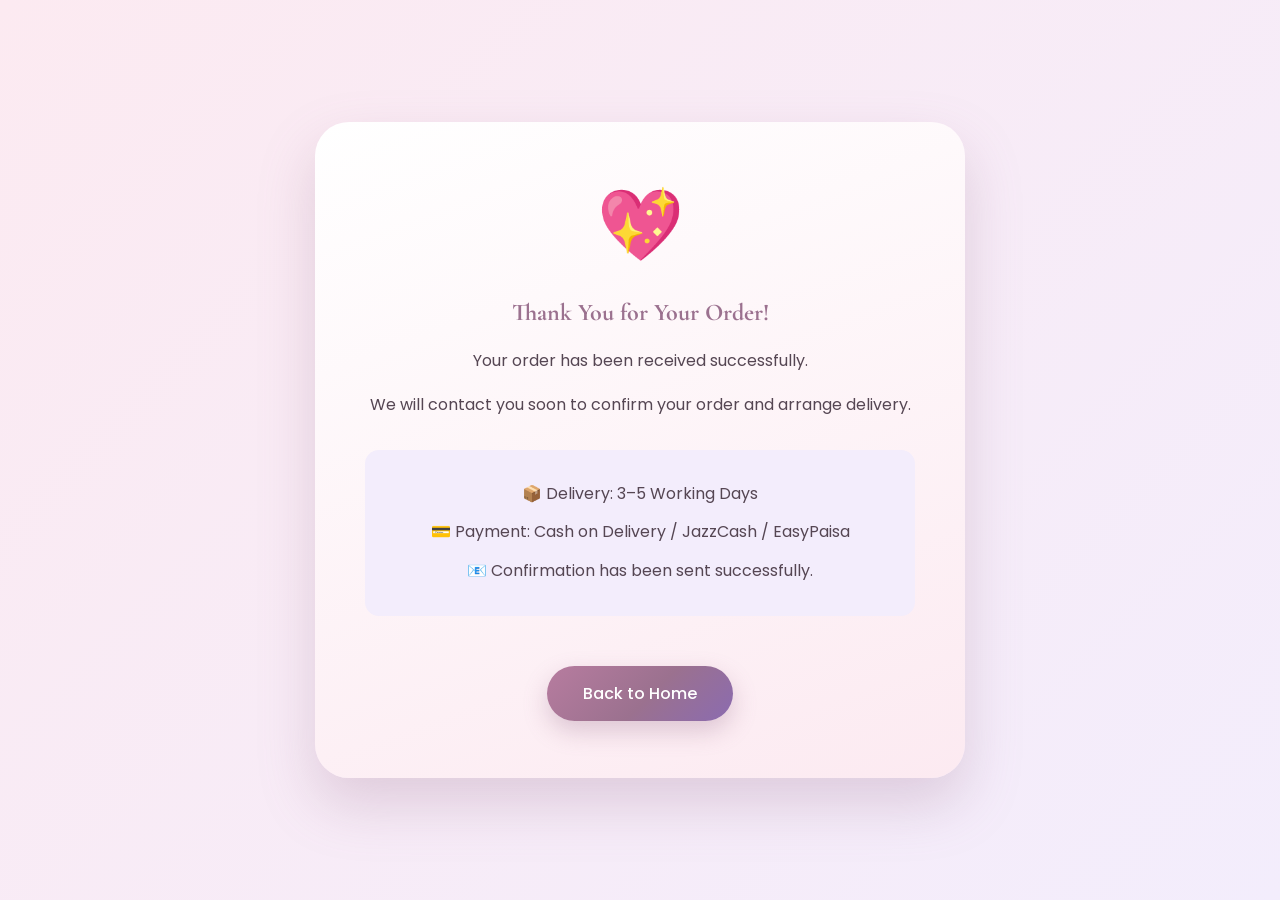
<file: success.html>
<!DOCTYPE html>
<html lang="en">

<head>

<meta charset="UTF-8">

<meta name="viewport" content="width=device-width, initial-scale=1.0">

<title>Order Successful | Charms by Zayys</title>

<link rel="stylesheet" href="style.css">

<link rel="preconnect" href="https://fonts.googleapis.com">

<link rel="preconnect" href="https://fonts.gstatic.com" crossorigin>

<link href="https://fonts.googleapis.com/css2?family=Poppins:wght@300;400;500;600&display=swap" rel="stylesheet">

    <link rel="stylesheet" href="https://cdnjs.cloudflare.com/ajax/libs/font-awesome/6.5.2/css/all.min.css">
    <link href="https://fonts.googleapis.com/css2?family=Oleo+Script:wght@400;700&family=Cormorant+Garamond:wght@400;600;700&family=Poppins:wght@300;400;500;600&display=swap" rel="stylesheet">
</head>

<body>

<section class="success-page">

    <div class="success-card" data-hearts>

        <div class="success-icon">💖</div>

        <h1>Thank You for Your Order!</h1>

        <p>
            Your order has been received successfully.
        </p>

        <p>
            We will contact you soon to confirm your order and arrange delivery.
        </p>

        <div class="success-info">

            <p>📦 Delivery: 3–5 Working Days</p>

            <p>💳 Payment: Cash on Delivery / JazzCash / EasyPaisa</p>

            <p>📧 Confirmation has been sent successfully.</p>

        </div>

        <a href="index.html" class="shop-btn">
            Back to Home
        </a>

    </div>

</section>

<script src="effects.js" defer></script>

</body>

</html>
</file>
<file: style.css>
/* =====================================================
   CHARMS BY ZAYYS — DREAMY PINK & LAVENDER MAKEOVER
   Visual redesign only. All existing selectors, IDs and
   class names used by your HTML/JS are preserved.
   ===================================================== */

/* ================= DESIGN TOKENS ================= */

:root{
    --blush:#F8DCE8;
    --baby:#FCEAF1;
    --lavender:#E9DFFB;
    --lilac:#F3EDFC;
    --cream:#FFFCFA;
    --mauve:#9B718F;
    --mauve-deep:#7D5A83;
    --text:#554653;
    --text-soft:#7A6877;
    --heart:#E6397E;

    --grad-soft:linear-gradient(135deg,var(--baby),var(--lilac));
    --grad-dreamy:linear-gradient(135deg,var(--blush),var(--lavender));
    --grad-btn:linear-gradient(135deg,#B77C9F,#9B718F 55%,#8B6BB0);

    --shadow-sm:0 6px 18px rgba(155,113,143,.12);
    --shadow-md:0 14px 34px rgba(155,113,143,.18);
    --shadow-lg:0 26px 55px rgba(155,113,143,.26);

    --radius-sm:14px;
    --radius-md:24px;
    --radius-lg:34px;

    --ease:cubic-bezier(.22,.8,.3,1);
}

/* ================= RESET ================= */

*{
    margin:0;
    padding:0;
    box-sizing:border-box;
}

html{
    scroll-behavior:smooth;
}

body{
    background:linear-gradient(180deg,var(--cream) 0%,var(--baby) 38%,var(--lilac) 100%);
    background-color:var(--cream);
    color:var(--text);
    font-family:'Poppins',sans-serif;
    overflow-x:hidden;
    min-height:100vh;
    position:relative;
}

::selection{
    background:var(--blush);
    color:var(--mauve-deep);
}

a{
    -webkit-tap-highlight-color:transparent;
}

:focus-visible{
    outline:3px solid rgba(155,113,143,.45);
    outline-offset:3px;
    border-radius:8px;
}

/* ---- Twinkling stardust on every page (pure CSS, no markup needed) ---- */

body::before{
    content:"";
    position:fixed;
    inset:0;
    pointer-events:none;
    z-index:0;
    opacity:.8;
    background-image:
        radial-gradient(circle at 8% 22%,rgba(255,255,255,.95) 0 2px,transparent 3px),
        radial-gradient(circle at 22% 78%,rgba(233,223,251,1) 0 3px,transparent 4px),
        radial-gradient(circle at 38% 12%,rgba(248,220,232,1) 0 3px,transparent 4px),
        radial-gradient(circle at 55% 64%,rgba(255,255,255,.95) 0 2px,transparent 3px),
        radial-gradient(circle at 71% 30%,rgba(233,223,251,1) 0 3px,transparent 4px),
        radial-gradient(circle at 86% 82%,rgba(248,220,232,1) 0 3px,transparent 4px),
        radial-gradient(circle at 94% 14%,rgba(255,255,255,.95) 0 2px,transparent 3px);
    animation:twinkle 6s ease-in-out infinite alternate;
}

@keyframes twinkle{
    from{ opacity:.35; }
    to{ opacity:.9; }
}

/* ---- Floating sparkle/heart layer (filled by effects.js) ---- */

#magic-layer{
    position:fixed;
    inset:0;
    overflow:hidden;
    pointer-events:none;
    z-index:0;
}

.magic-particle{
    position:absolute;
    bottom:-40px;
    opacity:0;
    will-change:transform,opacity;
    animation:magicFloat linear infinite;
}

@keyframes magicFloat{
    0%{ transform:translate3d(0,0,0) rotate(0deg); opacity:0; }
    10%{ opacity:.75; }
    50%{ transform:translate3d(var(--dx,20px),-55vh,0) rotate(18deg); }
    90%{ opacity:.6; }
    100%{ transform:translate3d(calc(var(--dx,20px) * -1),-112vh,0) rotate(-12deg); opacity:0; }
}

/* ---- Tiny hearts inside selected sections ---- */

[data-hearts]{
    position:relative;
}

.mini-heart{
    position:absolute;
    bottom:-20px;
    z-index:1;
    pointer-events:none;
    opacity:0;
    animation:miniHeart ease-in infinite;
}

@keyframes miniHeart{
    0%{ transform:translateY(0) scale(.6); opacity:0; }
    15%{ opacity:.85; }
    100%{ transform:translateY(-260px) scale(1.15); opacity:0; }
}

/* ---- Scroll reveal (only active when effects.js adds .reveal) ---- */

.reveal{
    opacity:0;
    translate:0 34px;
    transition:opacity .8s var(--ease),translate .8s var(--ease);
}

.reveal.in{
    opacity:1;
    translate:0 0;
}

/* Higher specificity so cards keep their hover transitions too */
.reveal.reveal{
    transition:
        opacity .8s var(--ease),
        translate .8s var(--ease),
        transform .45s var(--ease),
        box-shadow .45s;
}

/* ================= TOP BAR ================= */

.top-bar{
    position:relative;
    z-index:1001;
    height:45px;
    background:linear-gradient(90deg,var(--blush),var(--lavender),var(--blush));
    background-size:200% 100%;
    animation:barShift 14s ease-in-out infinite alternate;
    display:flex;
    justify-content:space-between;
    align-items:center;
    padding:0 60px;
    color:var(--mauve-deep);
    font-size:14px;
    letter-spacing:.2px;
}

@keyframes barShift{
    from{ background-position:0% 0; }
    to{ background-position:100% 0; }
}

.top-bar .right{
    display:flex;
    align-items:center;
    gap:12px;
}

/* ================= NAVBAR ================= */

nav{
    position:sticky;
    top:0;
    z-index:1000;

    height:90px;
    background:rgba(255,252,250,.82);
    -webkit-backdrop-filter:blur(14px);
    backdrop-filter:blur(14px);
    border-bottom:1px solid rgba(233,223,251,.9);

    display:flex;
    justify-content:space-between;
    align-items:center;

    padding:0 70px;

    box-shadow:0 8px 28px rgba(155,113,143,.10);
}

.menu-toggle{
    display:none;
    font-size:28px;
    color:var(--mauve-deep);
    cursor:pointer;
    transition:transform .3s var(--ease),color .3s;
}

.menu-toggle:hover{
    color:var(--mauve);
    transform:scale(1.1);
}

.logo h1{
    font-family:'Oleo Script',cursive;
    font-size:42px;
    color:var(--mauve);
    line-height:38px;
    transition:transform .4s var(--ease);
}

.logo:hover h1{
    transform:rotate(-2deg) scale(1.03);
}

.logo span{
    font-family:'Cormorant Garamond',serif;
    font-size:22px;
    font-weight:600;
    color:#B9A3D6;
}

nav ul{
    display:flex;
    gap:35px;
    list-style:none;
}

nav ul li a{
    text-decoration:none;
    color:var(--text);
    font-size:17px;
    position:relative;
    padding-bottom:6px;
    transition:color .3s,transform .3s var(--ease);
}

nav ul li a::after{
    content:"";
    position:absolute;
    left:0;
    bottom:0;
    width:0;
    height:2px;
    border-radius:10px;
    background:linear-gradient(90deg,#E8A3C4,#B9A3D6);
    transition:width .35s var(--ease);
}

nav ul li a:hover{
    color:var(--mauve-deep);
    transform:translateY(-2px);
}

nav ul li a:hover::after{
    width:100%;
}

.icons{
    display:flex;
    align-items:center;
    gap:18px;
    font-size:22px;
    cursor:pointer;
    color:var(--mauve-deep);
}

.cart-icon{
    position:relative;
    transition:transform .3s var(--ease);
}

.cart-icon:hover{
    transform:translateY(-3px) scale(1.08);
}

#cart-count{
    position:absolute;
    top:-9px;
    right:-12px;
    min-width:20px;
    height:20px;
    padding:0 5px;
    border-radius:20px;
    background:var(--grad-btn);
    color:#fff;
    font-size:11px;
    font-weight:600;
    font-family:'Poppins',sans-serif;
    display:flex;
    align-items:center;
    justify-content:center;
    box-shadow:0 4px 10px rgba(155,113,143,.35);
}

/* ================= SHARED BUTTON POLISH ================= */

.shop-btn,
.explore-btn,
.product-buttons button,
.popup-buttons button,
.cart-item button,
.quantity button,
.qty-box button,
.newsletter-btn,
.promo-link{
    position:relative;
    overflow:hidden;
    -webkit-tap-highlight-color:transparent;
}

.shop-btn::after,
.product-buttons button::after,
.popup-buttons button::after,
.newsletter-btn::after,
.promo-link::after{
    content:"";
    position:absolute;
    top:0;
    left:-120%;
    width:60%;
    height:100%;
    background:linear-gradient(100deg,transparent,rgba(255,255,255,.55),transparent);
    transform:skewX(-20deg);
    transition:left .7s var(--ease);
    pointer-events:none;
}

.shop-btn:hover::after,
.product-buttons button:hover::after,
.popup-buttons button:hover::after,
.newsletter-btn:hover::after,
.promo-link:hover::after{
    left:140%;
}

/* ================= HERO SECTION ================= */

.hero{
    position:relative;
    overflow:hidden;
    min-height:88vh;

    display:flex;
    justify-content:space-between;
    align-items:center;

    padding:80px;

    background:
        radial-gradient(circle at 12% 18%,rgba(255,255,255,.85),transparent 38%),
        radial-gradient(circle at 88% 82%,rgba(233,223,251,.95),transparent 42%),
        linear-gradient(135deg,var(--baby),var(--blush) 55%,var(--lavender));
}

.hero-text{
    width:45%;
}

.hero-text h2{
    font-family:'Oleo Script',cursive;
    font-size:96px;
    color:var(--mauve);
    line-height:84px;
    background:linear-gradient(135deg,#B77C9F,#9B718F 50%,#8B6BB0);
    -webkit-background-clip:text;
    background-clip:text;
    -webkit-text-fill-color:transparent;
    padding-bottom:8px;
    animation:slideUp .9s var(--ease) both;
}

.hero-text h3{
    font-family:'Cormorant Garamond',serif;
    font-size:50px;
    font-weight:600;
    color:#B09ACF;
    margin-top:10px;
    animation:slideUp .9s .12s var(--ease) both;
}

.tagline{
    margin-top:25px;
    font-size:26px;
    color:var(--mauve-deep);
    font-weight:600;
    animation:slideUp .9s .24s var(--ease) both;
}

.description{
    margin-top:20px;
    font-size:18px;
    color:var(--text);
    line-height:30px;
    max-width:520px;
    animation:slideUp .9s .36s var(--ease) both;
}

.buttons{
    display:flex;
    gap:20px;
    margin-top:40px;
    flex-wrap:wrap;
    animation:slideUp .9s .48s var(--ease) both;
}

@keyframes slideUp{
    from{ opacity:0; transform:translateY(34px); }
    to{ opacity:1; transform:translateY(0); }
}

.shop-btn,
.explore-btn{
    display:inline-block;
    text-decoration:none;
    padding:15px 36px;
    border-radius:40px;
    font-size:16px;
    font-weight:500;
    font-family:'Poppins',sans-serif;
    cursor:pointer;
    transition:transform .35s var(--ease),box-shadow .35s,background .35s,color .35s;
}

.shop-btn{
    background:var(--grad-btn);
    color:#fff;
    border:none;
    box-shadow:0 10px 24px rgba(155,113,143,.32);
}

.shop-btn:hover{
    transform:translateY(-5px);
    box-shadow:0 16px 32px rgba(155,113,143,.42);
}

.shop-btn:active{
    transform:translateY(-1px) scale(.98);
}

.explore-btn{
    background:rgba(255,255,255,.85);
    border:2px solid #CDB9E6;
    color:var(--mauve-deep);
}

.explore-btn:hover{
    background:var(--lavender);
    transform:translateY(-4px);
    box-shadow:0 12px 26px rgba(185,163,214,.35);
}

.hero-image{
    position:relative;
    width:50%;
    display:flex;
    justify-content:center;
    animation:floatSoft 7s ease-in-out infinite;
}

.hero-image::before{
    content:"";
    position:absolute;
    width:82%;
    aspect-ratio:1;
    max-width:440px;
    top:50%;
    left:50%;
    transform:translate(-50%,-50%);
    border-radius:50%;
    background:conic-gradient(from 90deg,#F8DCE8,#E9DFFB,#FCEAF1,#F8DCE8);
    filter:blur(6px);
    opacity:.9;
    z-index:-1;
}

.hero-image img{
    width:100%;
    max-width:470px;
    border-radius:44px;
    border:8px solid rgba(255,255,255,.85);
    box-shadow:var(--shadow-lg);
    transition:transform .5s var(--ease),box-shadow .5s;
}

.hero-image img:hover{
    transform:scale(1.04) rotate(-1deg);
}

@keyframes floatSoft{
    0%,100%{ transform:translateY(0); }
    50%{ transform:translateY(-14px); }
}

.hero-badge{
    position:absolute;
    z-index:3;
    padding:10px 18px;
    border-radius:30px;
    background:rgba(255,255,255,.88);
    -webkit-backdrop-filter:blur(8px);
    backdrop-filter:blur(8px);
    color:var(--mauve-deep);
    font-size:14px;
    font-weight:500;
    box-shadow:var(--shadow-md);
    white-space:nowrap;
    animation:floatBadge 5s ease-in-out infinite;
}

.hero-badge.b1{ top:8%; left:2%; }
.hero-badge.b2{ bottom:10%; right:0; animation-delay:1.4s; }

@keyframes floatBadge{
    0%,100%{ transform:translateY(0) rotate(-2deg); }
    50%{ transform:translateY(-10px) rotate(2deg); }
}

.right{
    display:flex;
    align-items:center;
    gap:12px;
}

.right a{
    color:var(--mauve-deep);
    text-decoration:none;
}

.right i{
    font-size:20px;
    cursor:pointer;
    transition:.3s;
}

.right i:hover{
    color:#B09ACF;
    transform:translateY(-3px) scale(1.1);
}

/* ========== HERO GLOW ========== */

.glow{
    position:absolute;
    border-radius:50%;
    filter:blur(90px);
    opacity:.5;
    z-index:0;
    animation:glowDrift 12s ease-in-out infinite alternate;
}

.glow1{
    width:340px;
    height:340px;
    background:#F5B8D2;
    top:-90px;
    left:-90px;
}

.glow2{
    width:380px;
    height:380px;
    background:#C9B6EE;
    bottom:-110px;
    right:-110px;
    animation-delay:3s;
}

@keyframes glowDrift{
    from{ transform:translate(0,0) scale(1); }
    to{ transform:translate(30px,20px) scale(1.12); }
}

.hero-text,
.hero-image{
    z-index:2;
}

/* Sparkles */

.sparkle{
    position:absolute;
    font-size:28px;
    animation:floatSparkle 5s ease-in-out infinite;
    z-index:2;
    filter:drop-shadow(0 4px 8px rgba(155,113,143,.25));
}

.sparkle1{
    top:120px;
    right:180px;
}

.sparkle2{
    bottom:150px;
    left:120px;
    animation-delay:1.2s;
}

.sparkle3{
    top:250px;
    left:45%;
    animation-delay:2.4s;
}

@keyframes floatSparkle{
    0%{ transform:translateY(0px) rotate(0deg) scale(1); }
    50%{ transform:translateY(-16px) rotate(15deg) scale(1.15); }
    100%{ transform:translateY(0px) rotate(0deg) scale(1); }
}

/* ================= MARQUEE RIBBON ================= */

.marquee{
    position:relative;
    z-index:2;
    overflow:hidden;
    background:var(--grad-btn);
    color:#fff;
    padding:13px 0;
    font-size:15px;
    letter-spacing:.3px;
    box-shadow:0 8px 22px rgba(155,113,143,.2);
}

.marquee-track{
    display:flex;
    width:max-content;
    animation:marquee 32s linear infinite;
}

.marquee-track span{
    padding:0 34px;
    white-space:nowrap;
}

.marquee:hover .marquee-track{
    animation-play-state:paused;
}

@keyframes marquee{
    from{ transform:translateX(0); }
    to{ transform:translateX(-50%); }
}

/* ================= COLLECTION CARDS ================= */

.collections{
    position:relative;
    z-index:1;
    padding:100px 80px 20px;
}

.section-sub{
    text-align:center;
    max-width:560px;
    margin:-40px auto 50px;
    color:var(--text-soft);
    font-size:17px;
    line-height:1.8;
}

.collection-grid{
    display:grid;
    grid-template-columns:repeat(3,1fr);
    gap:28px;
    max-width:1200px;
    margin:0 auto;
}

.collection-card{
    position:relative;
    display:block;
    text-decoration:none;
    text-align:center;
    padding:46px 26px 40px;
    border-radius:var(--radius-lg);
    background:linear-gradient(160deg,#fff,var(--baby));
    border:1px solid rgba(255,255,255,.9);
    box-shadow:var(--shadow-sm);
    overflow:hidden;
    transition:transform .45s var(--ease),box-shadow .45s;
}

.collection-card:nth-child(2){
    background:linear-gradient(160deg,#fff,var(--lilac));
}

.collection-card::before{
    content:"";
    position:absolute;
    width:180px;
    height:180px;
    top:-70px;
    right:-60px;
    border-radius:50%;
    background:radial-gradient(circle,rgba(248,220,232,.9),transparent 70%);
    transition:transform .6s var(--ease);
}

.collection-card:hover{
    transform:translateY(-10px);
    box-shadow:var(--shadow-lg);
}

.collection-card:hover::before{
    transform:scale(1.5);
}

.collection-icon{
    position:relative;
    display:inline-flex;
    align-items:center;
    justify-content:center;
    width:84px;
    height:84px;
    border-radius:50%;
    font-size:36px;
    background:var(--grad-dreamy);
    box-shadow:inset 0 0 0 6px rgba(255,255,255,.6),var(--shadow-sm);
    transition:transform .5s var(--ease);
}

.collection-card:hover .collection-icon{
    transform:rotate(-8deg) scale(1.1);
}

.collection-card h3{
    position:relative;
    margin-top:22px;
    font-family:'Cormorant Garamond',serif;
    font-size:28px;
    color:var(--mauve);
}

.collection-card p{
    position:relative;
    margin-top:8px;
    font-size:15px;
    line-height:1.7;
    color:var(--text-soft);
}

.collection-card span.link{
    position:relative;
    display:inline-block;
    margin-top:18px;
    font-size:14px;
    font-weight:600;
    color:var(--mauve-deep);
    border-bottom:2px solid #E3CBE9;
    padding-bottom:2px;
    transition:color .3s,border-color .3s;
}

.collection-card:hover span.link{
    color:var(--heart);
    border-color:var(--blush);
}

/* ================= FEATURED COLLECTION ================= */

.featured{
    position:relative;
    z-index:1;
    scroll-margin-top:90px;
    padding:100px 80px;
    background:transparent;
}

.section-title{
    text-align:center;
    font-size:46px;
    font-weight:700;
    font-family:'Cormorant Garamond',serif;
    color:var(--mauve);
    margin-bottom:60px;
    letter-spacing:.3px;
}

.product-grid{
    display:grid;
    grid-template-columns:repeat(4,1fr);
    gap:30px;
    max-width:1300px;
    margin:0 auto;
}

.product-card{
    position:relative;
    background:linear-gradient(170deg,#fff 0%,var(--baby) 100%);
    border:1px solid rgba(255,255,255,.95);
    border-radius:var(--radius-md);
    padding:20px;
    text-align:center;
    transition:transform .45s var(--ease),box-shadow .45s;
    box-shadow:var(--shadow-sm);
}

.product-card:nth-child(even){
    background:linear-gradient(170deg,#fff 0%,var(--lilac) 100%);
}

.product-card:hover{
    transform:translateY(-12px);
    box-shadow:var(--shadow-lg);
}

.product-card img{
    width:100%;
    height:280px;
    object-fit:cover;
    border-radius:20px;
    transition:transform .6s var(--ease),filter .6s;
}

.product-card:hover img{
    transform:scale(1.06);
    filter:saturate(1.08);
}

.product-card h3{
    margin-top:20px;
    font-family:'Cormorant Garamond',serif;
    font-size:25px;
    font-weight:700;
    color:var(--mauve);
}

.price{
    margin:12px 0;
    font-size:20px;
    font-weight:600;
    color:var(--text);
}

.product-buttons{
    display:flex;
    flex-direction:column;
    gap:10px;
}

.product-buttons button{
    width:100%;
    padding:14px;
    border:none;
    border-radius:30px;
    background:var(--grad-btn);
    color:#fff;
    font-size:16px;
    font-family:'Poppins',sans-serif;
    font-weight:500;
    cursor:pointer;
    transition:transform .3s var(--ease),box-shadow .3s,filter .3s;
    box-shadow:0 8px 18px rgba(155,113,143,.26);
}

.product-buttons button:hover{
    transform:translateY(-3px);
    box-shadow:0 14px 26px rgba(155,113,143,.36);
    filter:brightness(1.05);
}

.product-buttons button:active{
    transform:scale(.98);
}

.view-all{
    text-align:center;
    margin-top:56px;
}

/* ================= PROMO BANNERS ================= */

.promos{
    position:relative;
    z-index:1;
    padding:20px 80px 100px;
}

.promo-grid{
    display:grid;
    grid-template-columns:1.2fr 1fr;
    gap:28px;
    max-width:1200px;
    margin:0 auto;
}

.promo-card{
    position:relative;
    overflow:hidden;
    border-radius:var(--radius-lg);
    padding:52px 46px;
    min-height:260px;
    display:flex;
    flex-direction:column;
    justify-content:center;
    align-items:flex-start;
    box-shadow:var(--shadow-md);
    transition:transform .45s var(--ease),box-shadow .45s;
}

.promo-card:hover{
    transform:translateY(-6px);
    box-shadow:var(--shadow-lg);
}

.promo-card.pink{
    background:linear-gradient(135deg,#F8DCE8,#F4C6DB 60%,#E9DFFB);
}

.promo-card.lilac{
    background:linear-gradient(135deg,#E9DFFB,#D9C9F6 60%,#F8DCE8);
}

.promo-card::after{
    content:attr(data-emoji);
    position:absolute;
    right:28px;
    bottom:6px;
    font-size:120px;
    opacity:.22;
    animation:floatSoft 8s ease-in-out infinite;
    pointer-events:none;
}

.promo-card h3{
    position:relative;
    font-family:'Cormorant Garamond',serif;
    font-size:38px;
    line-height:1.15;
    color:var(--mauve-deep);
    max-width:380px;
}

.promo-card p{
    position:relative;
    margin-top:12px;
    font-size:16px;
    line-height:1.75;
    color:var(--text);
    max-width:380px;
}

.promo-link{
    position:relative;
    display:inline-block;
    margin-top:24px;
    padding:12px 28px;
    border-radius:30px;
    text-decoration:none;
    font-size:15px;
    font-weight:500;
    color:#fff;
    background:var(--grad-btn);
    box-shadow:0 8px 20px rgba(155,113,143,.3);
    transition:transform .3s var(--ease),box-shadow .3s;
}

.promo-link:hover{
    transform:translateY(-3px);
    box-shadow:0 14px 26px rgba(155,113,143,.4);
}

/* ================= NEWSLETTER ================= */

.newsletter{
    position:relative;
    z-index:1;
    padding:20px 80px 40px;
}

.newsletter-card{
    position:relative;
    overflow:hidden;
    max-width:900px;
    margin:0 auto;
    padding:64px 50px;
    text-align:center;
    border-radius:44px;
    background:
        radial-gradient(circle at 15% 20%,rgba(255,255,255,.8),transparent 40%),
        linear-gradient(135deg,var(--blush),var(--lavender));
    box-shadow:var(--shadow-lg);
}

.newsletter-card h2{
    position:relative;
    z-index:2;
    font-family:'Cormorant Garamond',serif;
    font-size:42px;
    color:var(--mauve-deep);
    line-height:1.2;
}

.newsletter-card > p{
    position:relative;
    z-index:2;
    max-width:480px;
    margin:14px auto 0;
    font-size:16px;
    line-height:1.8;
    color:var(--text);
}

.newsletter-form{
    position:relative;
    z-index:2;
    display:flex;
    gap:12px;
    max-width:520px;
    margin:32px auto 0;
    padding:8px;
    border-radius:50px;
    background:rgba(255,255,255,.85);
    box-shadow:var(--shadow-sm);
    transition:box-shadow .3s;
}

.newsletter-form:focus-within{
    box-shadow:0 0 0 4px rgba(155,113,143,.25),var(--shadow-md);
}

.newsletter-form input{
    flex:1;
    min-width:0;
    border:none;
    background:transparent;
    padding:12px 20px;
    font-size:16px;
    font-family:'Poppins',sans-serif;
    color:var(--text);
    outline:none;
}

.newsletter-form input::placeholder{
    color:#B7A5B4;
}

.newsletter-btn{
    border:none;
    padding:13px 30px;
    border-radius:40px;
    background:var(--grad-btn);
    color:#fff;
    font-size:15px;
    font-weight:500;
    font-family:'Poppins',sans-serif;
    cursor:pointer;
    transition:transform .3s var(--ease),box-shadow .3s;
}

.newsletter-btn:hover{
    transform:translateY(-2px);
    box-shadow:0 10px 22px rgba(155,113,143,.35);
}

.newsletter-note{
    position:relative;
    z-index:2;
    min-height:24px;
    margin-top:16px;
    font-size:15px;
    font-weight:500;
    color:var(--mauve-deep);
}

/* ================= CART PAGE ================= */

.cart-page{
    position:relative;
    z-index:1;
    padding:80px;
    background:transparent;
    min-height:100vh;
}

.cart-page h1{
    font-family:'Cormorant Garamond',serif;
    font-size:46px;
    color:var(--mauve);
    margin-bottom:40px;
}

.cart-item{
    display:flex;
    gap:30px;
    align-items:center;
    background:linear-gradient(135deg,#fff,var(--baby));
    border:1px solid rgba(255,255,255,.95);
    padding:20px;
    margin-bottom:20px;
    border-radius:var(--radius-md);
    box-shadow:var(--shadow-sm);
    transition:transform .35s var(--ease),box-shadow .35s;
}

.cart-item:hover{
    transform:translateY(-3px);
    box-shadow:var(--shadow-md);
}

.cart-item img{
    width:120px;
    border-radius:16px;
}

.cart-item h3{
    font-family:'Cormorant Garamond',serif;
    font-size:24px;
    color:var(--mauve);
    margin-bottom:10px;
}

.cart-item p{
    margin-bottom:15px;
    color:var(--text);
}

.cart-item button{
    background:var(--grad-btn);
    color:white;
    border:none;
    padding:10px 20px;
    border-radius:30px;
    cursor:pointer;
    font-family:'Poppins',sans-serif;
    transition:transform .3s var(--ease),box-shadow .3s;
}

.cart-item button:hover{
    transform:translateY(-2px);
    box-shadow:0 8px 18px rgba(155,113,143,.3);
}

.cart-total{
    margin-top:40px;
    font-size:25px;
    color:var(--mauve-deep);
    font-weight:600;
}

.quantity{
    display:flex;
    align-items:center;
    gap:15px;
    margin:15px 0;
}

.quantity button{
    width:35px;
    height:35px;
    border:none;
    border-radius:50%;
    background:var(--grad-btn);
    color:white;
    cursor:pointer;
    font-size:18px;
    transition:transform .25s var(--ease),box-shadow .25s;
}

.quantity button:hover{
    transform:scale(1.12);
    box-shadow:0 6px 14px rgba(155,113,143,.35);
}

.quantity span{
    font-weight:600;
    font-size:18px;
}

/* Checkout Buttons */

.checkout-buttons{
    display:flex;
    justify-content:center;
    gap:20px;
    margin-top:30px;
    flex-wrap:wrap;
}

.checkout-buttons .shop-btn{
    min-width:220px;
    text-align:center;
}

/* ================= CHECKOUT PAGE ================= */

.checkout-page{
    position:relative;
    z-index:1;
    max-width:700px;
    margin:60px auto;
    padding:40px;
    background:linear-gradient(160deg,#fff,var(--baby));
    border:1px solid rgba(255,255,255,.95);
    border-radius:var(--radius-md);
    box-shadow:var(--shadow-md);
    animation:slideUp .8s var(--ease) both;
}

.checkout-page h1{
    text-align:center;
    font-family:'Cormorant Garamond',serif;
    font-size:42px;
    color:var(--mauve);
    margin-bottom:30px;
}

.checkout-page form{
    display:flex;
    flex-direction:column;
    gap:15px;
}

.checkout-page input,
.checkout-page textarea,
.checkout-page select{
    padding:13px 16px;
    border:1.5px solid #EADBF3;
    border-radius:14px;
    background:rgba(255,255,255,.9);
    color:var(--text);
    font-size:16px;
    font-family:Poppins,sans-serif;
    transition:border-color .3s,box-shadow .3s;
}

.checkout-page input:focus,
.checkout-page textarea:focus,
.checkout-page select:focus{
    outline:none;
    border-color:var(--mauve);
    box-shadow:0 0 0 4px rgba(155,113,143,.16);
}

.checkout-page button{
    margin-top:20px;
}

/* ================= SUCCESS PAGE ================= */

.success-page{
    position:relative;
    z-index:1;
    min-height:100vh;
    display:flex;
    justify-content:center;
    align-items:center;
    background:var(--grad-soft);
    padding:20px;
}

.success-card{
    max-width:650px;
    width:100%;
    background:linear-gradient(160deg,#fff,var(--baby));
    padding:50px;
    border-radius:var(--radius-lg);
    text-align:center;
    box-shadow:var(--shadow-lg);
    animation:slideUp .8s var(--ease) both;
}

.success-icon{
    font-size:70px;
    margin-bottom:20px;
    animation:floatSoft 4s ease-in-out infinite;
}

.success-card h1{
    font-family:'Cormorant Garamond',serif;
    color:var(--mauve);
    margin-bottom:20px;
}

.success-card p{
    color:var(--text);
    line-height:1.8;
    margin-bottom:15px;
}

.success-info{
    background:var(--lilac);
    padding:20px;
    border-radius:var(--radius-sm);
    margin:30px 0;
}

.success-info p{
    margin:10px 0;
}

.success-card .shop-btn{
    display:inline-block;
    margin-top:20px;
}

/* ================= AUTH PAGES ================= */

.auth-page{
    position:relative;
    z-index:1;
    min-height:100vh;
    display:flex;
    justify-content:center;
    align-items:center;
    background:
        radial-gradient(circle at 15% 15%,rgba(255,255,255,.8),transparent 40%),
        var(--grad-dreamy);
    padding:20px;
}

.auth-box{
    width:100%;
    max-width:450px;
    background:rgba(255,252,250,.92);
    padding:40px;
    border-radius:var(--radius-lg);
    box-shadow:var(--shadow-lg);
    text-align:center;
    animation:slideUp .8s var(--ease) both;
}

.auth-box h1{
    font-family:'Cormorant Garamond',serif;
    font-size:40px;
    color:var(--mauve);
    margin-bottom:25px;
}

.auth-box form{
    display:flex;
    flex-direction:column;
    gap:15px;
}

.auth-box input{
    padding:13px 16px;
    border:1.5px solid #EADBF3;
    border-radius:14px;
    background:#fff;
    color:var(--text);
    font-size:16px;
    font-family:Poppins,sans-serif;
    transition:border-color .3s,box-shadow .3s;
}

.auth-box input:focus{
    outline:none;
    border-color:var(--mauve);
    box-shadow:0 0 0 4px rgba(155,113,143,.16);
}

.auth-box p{
    margin-top:20px;
    color:var(--text);
}

.auth-box a{
    color:var(--mauve-deep);
    text-decoration:none;
    font-weight:600;
    transition:color .3s;
}

.auth-box a:hover{
    color:var(--heart);
}

/* ================= USER AREA ================= */

#user-area{
    display:flex;
    align-items:center;
    gap:10px;
    margin-left:15px;
    position:relative;
}

#login-link{
    text-decoration:none;
    color:var(--text);
    font-weight:500;
    font-size:16px;
    padding:9px 18px;
    border-radius:30px;
    background:rgba(243,237,252,.9);
    transition:background .3s,transform .3s var(--ease),color .3s;
}

#login-link:hover{
    background:var(--lavender);
    color:var(--mauve-deep);
    transform:translateY(-2px);
}

#user-name{
    font-weight:600;
    color:var(--mauve-deep);
}

#logout-btn{
    border:none;
    background:var(--mauve-deep);
    color:white;
    padding:7px 14px;
    border-radius:8px;
    cursor:pointer;
}

#logout-btn:hover{
    opacity:.9;
}

/* ================= ABOUT OVERLAY ================= */

#about-overlay{
    position:fixed;
    top:0;
    left:0;
    width:100%;
    height:100%;
    background:url("images/about-bg.jpg") center/cover no-repeat;
    display:none;
    justify-content:center;
    align-items:center;
    z-index:9999;
}

.about-card{
    width:300px;
    background:rgba(255,252,250,.93);
    padding:25px;
    border-radius:20px;
    text-align:center;
    box-shadow:var(--shadow-lg);
    position:relative;
    font-family:Poppins;
    animation:popup .3s ease;
}

.about-card h2{
    font-family:'Cormorant Garamond',serif;
    color:var(--mauve);
    margin-bottom:10px;
}

.about-card p{
    font-size:14px;
    color:var(--text);
    line-height:1.6;
}

#close-about{
    position:absolute;
    top:10px;
    right:15px;
    font-size:22px;
    cursor:pointer;
    color:var(--mauve);
}

#about-overlay.show{
    display:flex;
    animation:fadeIn 0.3s ease-in-out;
}

@keyframes fadeIn{
    from{ opacity:0; transform:scale(0.95); }
    to{ opacity:1; transform:scale(1); }
}

/* ================= ABOUT PAGE ================= */

.about-page{
    position:relative;
    overflow:hidden;
    min-height:100vh;
    display:flex;
    justify-content:center;
    align-items:center;
    background:url("images/about-bg.jpg") center center/cover no-repeat;
    padding:30px;
}

.about-page::before{
    content:"";
    position:absolute;
    inset:0;
    background:linear-gradient(135deg,rgba(248,220,232,.62),rgba(233,223,251,.62));
}

.about-box{
    position:relative;
    z-index:2;
    width:100%;
    max-width:600px;
    background:rgba(255,252,250,.78);
    -webkit-backdrop-filter:blur(16px);
    backdrop-filter:blur(16px);
    border:1px solid rgba(255,255,255,.75);
    border-radius:var(--radius-lg);
    padding:45px;
    text-align:center;
    box-shadow:var(--shadow-lg);
    animation:fadeUp .8s ease;
}

.about-box h1{
    font-family:'Oleo Script',cursive;
    font-size:52px;
    color:var(--mauve);
    margin-bottom:25px;
}

.about-box p{
    color:var(--text);
    font-size:17px;
    line-height:1.9;
}

.about-box .shop-btn{
    display:inline-block;
    text-decoration:none;
    margin-top:10px;
}

@keyframes fadeUp{
    from{ opacity:0; transform:translateY(40px); }
    to{ opacity:1; transform:translateY(0); }
}

/* ================= PRODUCT POPUP ================= */

.product-popup{
    position:fixed;
    top:0;
    left:0;
    width:100%;
    height:100%;
    background:rgba(85,70,83,.45);
    -webkit-backdrop-filter:blur(6px);
    backdrop-filter:blur(6px);
    display:none;
    justify-content:center;
    align-items:center;
    z-index:9999;
}

.popup-box{
    width:900px;
    max-width:95%;
    background:linear-gradient(160deg,var(--cream),var(--baby) 70%,var(--lilac));
    border:1px solid rgba(255,255,255,.9);
    border-radius:var(--radius-lg);
    display:flex;
    gap:35px;
    padding:30px;
    position:relative;
    box-shadow:var(--shadow-lg);
    animation:popup .4s var(--ease);
}

@keyframes popup{
    from{ transform:scale(.85) translateY(20px); opacity:0; }
    to{ transform:scale(1) translateY(0); opacity:1; }
}

.popup-box img{
    width:350px;
    border-radius:24px;
    object-fit:cover;
    box-shadow:var(--shadow-md);
}

.popup-content{
    flex:1;
}

.popup-content h2{
    font-family:'Cormorant Garamond',serif;
    color:var(--mauve);
    font-size:38px;
    margin-bottom:10px;
}

.popup-rating{
    font-size:20px;
    margin-bottom:15px;
}

.popup-content h3{
    color:var(--heart);
    font-size:30px;
    margin-bottom:15px;
}

.popup-content p{
    line-height:1.8;
    color:var(--text);
}

.stock{
    margin:20px 0;
    color:#4E9A78;
    font-weight:600;
}

.close-popup{
    position:absolute;
    right:25px;
    top:15px;
    font-size:35px;
    cursor:pointer;
    color:#B9A3D6;
    transition:transform .3s var(--ease),color .3s;
}

.close-popup:hover{
    color:var(--heart);
    transform:rotate(90deg);
}

/* ===== Quantity ===== */

.qty-box{
    display:flex;
    align-items:center;
    gap:12px;
    margin:20px 0;
}

.qty-box button{
    width:40px;
    height:40px;
    border:none;
    border-radius:50%;
    background:var(--grad-btn);
    color:#fff;
    font-size:22px;
    cursor:pointer;
    transition:transform .25s var(--ease),box-shadow .25s;
}

.qty-box button:hover{
    transform:scale(1.12);
    box-shadow:0 8px 16px rgba(155,113,143,.35);
}

.qty-box span{
    font-size:22px;
    font-weight:600;
    min-width:30px;
    text-align:center;
}

/* ===== Popup Buttons ===== */

.popup-buttons{
    display:flex;
    gap:15px;
    margin-top:25px;
}

.popup-buttons button{
    flex:1;
    padding:14px;
    border:none;
    border-radius:30px;
    background:var(--grad-btn);
    color:white;
    font-size:17px;
    font-family:'Poppins',sans-serif;
    font-weight:500;
    cursor:pointer;
    transition:transform .3s var(--ease),box-shadow .3s,filter .3s;
    box-shadow:0 8px 18px rgba(155,113,143,.28);
}

.popup-buttons button:hover{
    filter:brightness(1.06);
    transform:translateY(-3px);
    box-shadow:0 14px 26px rgba(155,113,143,.38);
}

/* ================= USER MENU ================= */

#user-menu{
    position:relative;
}

#user-trigger{
    display:flex;
    align-items:center;
    gap:10px;
    cursor:pointer;
    padding:4px 12px 4px 4px;
    border-radius:40px;
    transition:background .3s;
}

#user-trigger:hover{
    background:var(--lilac);
}

#user-avatar{
    width:38px;
    height:38px;
    border-radius:50%;
    background:var(--grad-btn);
    color:#fff;
    display:flex;
    align-items:center;
    justify-content:center;
    font-weight:600;
    font-size:16px;
    box-shadow:0 4px 10px rgba(155,113,143,.3);
}

#user-display-name{
    font-weight:500;
    font-size:15px;
    color:var(--text);
}

#user-dropdown{
    position:absolute;
    top:55px;
    right:0;
    width:220px;
    background:rgba(255,252,250,.97);
    border:1px solid rgba(233,223,251,.9);
    border-radius:18px;
    box-shadow:var(--shadow-md);
    display:none;
    overflow:hidden;
    z-index:9999;
}

#user-dropdown a,
#user-dropdown button{
    width:100%;
    padding:14px 18px;
    display:flex;
    align-items:center;
    gap:12px;
    text-decoration:none;
    color:var(--text);
    background:transparent;
    border:none;
    cursor:pointer;
    font-size:15px;
    font-family:'Poppins',sans-serif;
    transition:background .3s,padding-left .3s var(--ease),color .3s;
}

#user-dropdown a:hover,
#user-dropdown button:hover{
    background:var(--lilac);
    color:var(--mauve-deep);
    padding-left:24px;
}

#user-dropdown.show{
    display:block;
    animation:dropIn .3s var(--ease);
}

@keyframes dropIn{
    from{ opacity:0; transform:translateY(-8px); }
    to{ opacity:1; transform:translateY(0); }
}

/* ================= WISHLIST ================= */

.product-card .wishlist-btn{
    position:absolute;
    top:30px;
    right:30px;
    width:42px;
    height:42px;
    display:flex;
    align-items:center;
    justify-content:center;
    background:rgba(255,255,255,.9);
    border:none;
    border-radius:50%;
    padding:0;
    cursor:pointer;
    z-index:10;
    box-shadow:var(--shadow-sm);
    transition:transform .3s var(--ease),box-shadow .3s;
}

.product-card .wishlist-btn:hover{
    transform:scale(1.1);
    box-shadow:var(--shadow-md);
}

.wishlist-btn i{
    font-size:22px;
    color:#C9B3C4;
    transition:0.3s;
}

.wishlist-btn:hover i{
    color:var(--heart);
    transform:scale(1.15);
}

.wishlist-btn.active i{
    color:var(--heart);
    animation:heartPop .45s var(--ease);
}

@keyframes heartPop{
    0%{ transform:scale(.6); }
    60%{ transform:scale(1.4); }
    100%{ transform:scale(1); }
}

/* ================= CONTACT PAGE ================= */

.contact-page{
    min-height:100vh;
    display:flex;
    justify-content:center;
    align-items:center;
    background:url("images/contact-bg.jpg") center center/cover no-repeat;
    padding:40px;
    position:relative;
    overflow:hidden;
}

.contact-page::before{
    content:"";
    position:absolute;
    inset:0;
    background:linear-gradient(135deg,rgba(248,220,232,.62),rgba(233,223,251,.62));
}

.contact-box{
    position:relative;
    z-index:2;
    width:100%;
    max-width:700px;
    background:rgba(255,252,250,.78);
    -webkit-backdrop-filter:blur(16px);
    backdrop-filter:blur(16px);
    border:1px solid rgba(255,255,255,.75);
    border-radius:var(--radius-lg);
    padding:45px;
    text-align:center;
    box-shadow:var(--shadow-lg);
    animation:fadeUp .8s ease;
}

.contact-box h1{
    font-family:'Oleo Script',cursive;
    font-size:52px;
    color:var(--mauve);
    margin-bottom:15px;
}

.contact-box p{
    color:var(--text);
    font-size:17px;
    line-height:1.8;
}

#contact-form{
    display:flex;
    flex-direction:column;
    gap:18px;
    margin-top:30px;
}

#contact-form input,
#contact-form textarea{
    width:100%;
    padding:15px 18px;
    border:1.5px solid #EADBF3;
    border-radius:16px;
    background:rgba(255,255,255,.92);
    color:var(--text);
    font-size:16px;
    font-family:Poppins,sans-serif;
    transition:border-color .3s,box-shadow .3s;
}

#contact-form input:focus,
#contact-form textarea:focus{
    outline:none;
    border-color:var(--mauve);
    box-shadow:0 0 0 4px rgba(155,113,143,.16);
}

#contact-form textarea{
    resize:none;
}

#contact-form button{
    margin-top:10px;
}

.contact-info{
    margin-top:35px;
}

.contact-info p{
    display:flex;
    justify-content:center;
    align-items:center;
    gap:12px;
    margin:15px 0;
    font-size:18px;
}

.contact-info i{
    color:var(--mauve);
    font-size:20px;
}

.forgot-password{
    text-align:right;
    margin:12px 0 20px;
}

.forgot-password a{
    text-decoration:none;
    color:var(--mauve-deep);
    font-size:14px;
    font-weight:500;
}

.forgot-password a:hover{
    text-decoration:underline;
}

/* ================= REVIEWS PAGE ================= */

.reviews-page{
    position:relative;
    overflow:hidden;
    min-height:100vh;
    display:flex;
    justify-content:center;
    align-items:center;
    background:url("images/about-bg.jpg") center center/cover no-repeat;
    padding:30px;
}

.reviews-page::before{
    content:"";
    position:absolute;
    inset:0;
    background:linear-gradient(135deg,rgba(248,220,232,.62),rgba(233,223,251,.62));
}

.reviews-box{
    position:relative;
    z-index:2;
    width:100%;
    max-width:700px;
    background:rgba(255,252,250,.8);
    -webkit-backdrop-filter:blur(16px);
    backdrop-filter:blur(16px);
    border:1px solid rgba(255,255,255,.75);
    border-radius:var(--radius-lg);
    padding:40px;
    text-align:center;
    color:var(--text);
    box-shadow:var(--shadow-lg);
}

.reviews-box h1{
    font-family:'Oleo Script',cursive;
    font-size:50px;
    color:var(--mauve);
    margin-bottom:15px;
}

.reviews-box form{
    display:flex;
    flex-direction:column;
    gap:15px;
    margin-top:30px;
}

.reviews-box input,
.reviews-box select,
.reviews-box textarea{
    padding:14px;
    border:1.5px solid #EADBF3;
    border-radius:14px;
    background:rgba(255,255,255,.95);
    color:var(--text);
    font-size:16px;
    font-family:Poppins,sans-serif;
    transition:border-color .3s,box-shadow .3s;
}

.reviews-box input:focus,
.reviews-box select:focus,
.reviews-box textarea:focus{
    outline:none;
    border-color:var(--mauve);
    box-shadow:0 0 0 4px rgba(155,113,143,.16);
}

#reviews-list{
    margin-top:40px;
    text-align:left;
}

.review-card{
    background:linear-gradient(135deg,#fff,var(--baby));
    padding:18px;
    border-radius:var(--radius-sm);
    margin-bottom:18px;
    box-shadow:var(--shadow-sm);
    transition:transform .35s var(--ease),box-shadow .35s;
}

.review-card:hover{
    transform:translateY(-3px);
    box-shadow:var(--shadow-md);
}

.review-card h3{
    font-family:'Cormorant Garamond',serif;
    font-size:22px;
    color:var(--mauve);
}

.review-card p{
    margin-top:8px;
    line-height:1.7;
    color:var(--text);
}

/* ================= FOOTER ================= */

.footer{
    position:relative;
    z-index:1;
    overflow:hidden;
    background:linear-gradient(180deg,var(--lilac),var(--lavender) 55%,var(--blush));
    color:var(--text);
    padding:80px 80px 20px;
    margin-top:80px;
    border-radius:60px 60px 0 0;
    box-shadow:0 -14px 40px rgba(155,113,143,.12);
}

.footer-container{
    position:relative;
    z-index:2;
    display:flex;
    justify-content:space-between;
    flex-wrap:wrap;
    gap:50px;
    max-width:1200px;
    margin:0 auto;
}

.footer-logo h2{
    font-family:'Oleo Script',cursive;
    font-size:42px;
    color:var(--mauve);
}

.footer-logo span{
    font-family:'Cormorant Garamond',serif;
    font-size:24px;
    font-weight:600;
    color:#B09ACF;
}

.footer-logo p{
    margin-top:15px;
    color:var(--mauve-deep);
}

.footer-links{
    display:flex;
    flex-direction:column;
}

.footer-links h3,
.footer-contact h3{
    margin-bottom:18px;
    font-family:'Cormorant Garamond',serif;
    font-size:24px;
    color:var(--mauve-deep);
}

.footer-links a{
    color:var(--text);
    text-decoration:none;
    margin-bottom:10px;
    transition:color .3s,transform .3s var(--ease);
}

.footer-links a:hover{
    color:var(--heart);
    transform:translateX(6px);
}

.footer-contact p{
    margin-bottom:12px;
    color:var(--text);
}

.footer-contact i{
    width:25px;
    color:var(--mauve);
}

.footer-bottom{
    position:relative;
    z-index:2;
    margin-top:40px;
    text-align:center;
    border-top:1px solid rgba(155,113,143,.25);
    padding-top:20px;
    color:var(--mauve-deep);
    font-size:14px;
}

/* ================= ACTIVE NAVBAR ================= */

nav ul li a.active{
    color:var(--mauve-deep);
    font-weight:600;
    position:relative;
}

nav ul li a.active::after{
    content:"";
    position:absolute;
    left:0;
    bottom:-6px;
    width:100%;
    height:3px;
    background:linear-gradient(90deg,#E8A3C4,#9B718F);
    border-radius:10px;
}

/* ================= TABLET ================= */

@media screen and (max-width:1100px){

    nav{ padding:0 40px; }
    nav ul{ gap:22px; }

    .hero{ padding:60px 40px; }
    .hero-text h2{ font-size:78px; line-height:70px; }

    .featured,
    .collections,
    .promos,
    .newsletter{ padding-left:40px; padding-right:40px; }

    .product-grid{ grid-template-columns:repeat(3,1fr); }
}

@media screen and (max-width:900px){

    .product-grid{ grid-template-columns:repeat(2,1fr); }
    .collection-grid{ grid-template-columns:1fr; max-width:460px; }
    .promo-grid{ grid-template-columns:1fr; }
}

/* ================= MOBILE RESPONSIVE ================= */

@media screen and (max-width:768px){

    /* Top Bar */
    .top-bar{
        display:none;
    }

    /* Navbar */
    .menu-toggle{
        display:block;
        position:absolute;
        top:25px;
        right:20px;
        font-size:28px;
        color:var(--mauve-deep);
        cursor:pointer;
        z-index:1001;
    }

    nav{
        position:sticky;
        height:auto;
        padding:15px;
        flex-direction:column;
        align-items:center;
        justify-content:center;
    }

    .logo{
        text-align:center;
    }

    /* Hide Menu By Default */
    nav ul,
    .icons{
        display:none;
    }

    /* Show When Active */
    nav ul.active,
    .icons.active{
        display:flex;
        flex-direction:column;
        align-items:center;
        width:100%;
        gap:15px;
        margin-top:20px;
        padding:0;
        animation:dropIn .35s var(--ease);
    }

    .icons.active{
        gap:20px;
    }

    .icons.active #user-dropdown{
        position:static;
        width:100%;
    }

    #user-area{
        margin-left:0;
    }

    /* Hero */
    .hero{
        flex-direction:column;
        text-align:center;
        padding:40px 20px 60px;
        gap:30px;
        min-height:auto;
    }

    .hero-text{
        width:100%;
        order:1;
    }

    .hero-text h2{
        font-size:58px;
        line-height:1.1;
    }

    .hero-text h3{
        font-size:30px;
    }

    .tagline{
        font-size:20px;
    }

    .description{
        font-size:16px;
        line-height:28px;
        margin-left:auto;
        margin-right:auto;
    }

    .buttons{
        justify-content:center;
        flex-wrap:wrap;
    }

    .hero-image{
        width:100%;
        order:2;
        display:flex;
        justify-content:center;
    }

    .hero-image img{
        width:90%;
        max-width:350px;
        height:auto;
    }

    .hero-badge{
        font-size:12px;
        padding:8px 14px;
    }

    .hero-badge.b1{ left:4%; }
    .hero-badge.b2{ right:4%; }

    .sparkle1{ top:60px; right:30px; }
    .sparkle3{ top:auto; bottom:40%; left:12%; }

    .marquee{ font-size:13px; padding:11px 0; }

    /* Sections */
    .collections{ padding:60px 20px 10px; }
    .section-sub{ margin:-20px auto 36px; font-size:15px; }

    .featured{
        padding:50px 20px;
    }

    .section-title{
        font-size:36px;
        margin-bottom:35px;
    }

    .promos{ padding:10px 20px 60px; }

    .promo-card{
        padding:36px 28px;
        min-height:220px;
    }

    .promo-card h3{ font-size:31px; }
    .promo-card::after{ font-size:90px; }

    .newsletter{ padding:10px 20px 20px; }

    .newsletter-card{
        padding:44px 22px;
        border-radius:32px;
    }

    .newsletter-card h2{ font-size:32px; }

    .newsletter-form{
        flex-direction:column;
        border-radius:28px;
        padding:10px;
    }

    .newsletter-form input{ text-align:center; }
    .newsletter-btn{ width:100%; }

    .product-grid{
        display:grid;
        grid-template-columns:1fr;
        gap:25px;
    }

    .product-card{
        width:100%;
        max-width:340px;
        margin:0 auto;
    }

    .product-card img{
        width:100%;
        height:260px;
        object-fit:cover;
    }

    .product-card h3{
        font-size:24px;
    }

    .price{
        font-size:20px;
    }

    .product-buttons button{
        width:100%;
        padding:14px;
        font-size:16px;
    }

    /* About Page Mobile */
    .about-box{
        padding:30px 20px;
    }

    .about-box h1{
        font-size:38px;
        white-space:nowrap;
        line-height:1.2;
    }

    .about-box p{
        font-size:15px;
        line-height:1.8;
    }

    /* Footer */
    .footer{
        padding:50px 20px 20px;
        border-radius:40px 40px 0 0;
    }

    .footer-container{
        flex-direction:column;
        text-align:center;
        gap:30px;
    }

    .footer-links{
        align-items:center;
    }

    /* ================= MOBILE POPUP ================= */

    .popup-box{
        width:95%;
        max-width:380px;
        flex-direction:column;
        padding:20px;
        gap:20px;
        max-height:90vh;
        overflow-y:auto;
    }

    .popup-box img{
        width:100%;
        height:auto;
    }

    .popup-content h2{
        font-size:28px;
        text-align:center;
    }

    .popup-content h3{
        font-size:24px;
        text-align:center;
    }

    .popup-rating,
    .stock,
    .popup-content p{
        text-align:center;
    }

    .qty-box{
        justify-content:center;
    }

    .popup-buttons{
        flex-direction:column;
    }

    .popup-buttons button{
        width:100%;
    }

    /* ================= MOBILE CART ================= */

    .cart-page{
        padding:30px 15px;
    }

    .cart-page h1{
        text-align:center;
        font-size:40px;
    }

    .cart-item{
        flex-direction:column;
        text-align:center;
        gap:20px;
        padding:20px;
    }

    .cart-item img{
        width:180px;
        height:180px;
        object-fit:cover;
    }

    .cart-item h3{
        font-size:28px;
        margin-bottom:10px;
    }

    .cart-item p{
        font-size:20px;
    }

    .quantity{
        justify-content:center;
        margin:20px 0;
    }

    .cart-total{
        text-align:center;
        font-size:30px;
        line-height:1.4;
    }

    .checkout-buttons{
        flex-direction:column;
        align-items:center;
    }

    .checkout-buttons .shop-btn{
        width:100%;
        max-width:320px;
    }

    .checkout-page{
        margin:30px 15px;
        padding:28px 20px;
    }

    .reviews-box,
    .contact-box{
        padding:30px 20px;
    }
}

/* Small phones: hero badges would crowd the image */
@media screen and (max-width:420px){
    .hero-badge.b1{ display:none; }
    .hero-text h2{ font-size:52px; }
}

/* ===== LOADING ANIMATION ===== */

#loader{
    position:fixed;
    top:0;
    left:0;
    width:100%;
    height:100vh;
    background:
        radial-gradient(circle at 20% 20%,rgba(255,255,255,.8),transparent 40%),
        linear-gradient(135deg,var(--baby),var(--blush) 55%,var(--lavender));
    display:flex;
    justify-content:center;
    align-items:center;
    flex-direction:column;
    z-index:9999;
    animation:loaderHide 1s ease forwards;
    animation-delay:5s;
}

.loader-logo{
    font-family:'Oleo Script', cursive;
    font-size:55px;
    color:var(--mauve);
    animation:pulse 1.5s infinite;
    text-shadow:0 6px 20px rgba(155,113,143,.25);
}

.loader-logo span{
    display:block;
    font-family:'Cormorant Garamond', serif;
    font-size:28px;
    text-align:center;
    color:#B09ACF;
}

.loader-heart{
    font-size:30px;
    margin-top:15px;
    animation:floatHeart 1s infinite alternate;
}

@keyframes pulse{
    50%{ transform:scale(1.08); }
}

@keyframes floatHeart{
    from{ transform:translateY(0); }
    to{ transform:translateY(-10px); }
}

@keyframes loaderHide{
    to{
        opacity:0;
        visibility:hidden;
    }
}

.loading-text{
    margin-top:20px;
    font-family:'Poppins', sans-serif;
    font-size:16px;
    color:var(--mauve);
}

.loading-text span{
    animation:dots 1.5s infinite;
}

.loading-text span:nth-child(2){
    animation-delay:.3s;
}

.loading-text span:nth-child(3){
    animation-delay:.6s;
}

@keyframes dots{
    0%,100%{ opacity:0.2; }
    50%{ opacity:1; }
}

/* ================= REDUCED MOTION ================= */

@media (prefers-reduced-motion:reduce){

    html{ scroll-behavior:auto; }

    *,
    *::before,
    *::after{
        animation-duration:.01ms !important;
        animation-iteration-count:1 !important;
        transition-duration:.01ms !important;
    }

    #magic-layer,
    .mini-heart{
        display:none;
    }
}

/* =====================================================
   ADDITIONS FOR ALL PAGES
   ===================================================== */

/* ---- Home product cards (markup rendered by script.js) ---- */

.product-card .badge{
    position:absolute;
    top:30px;
    left:30px;
    z-index:10;
    padding:6px 14px;
    border-radius:30px;
    background:var(--grad-btn);
    color:#fff;
    font-size:12px;
    font-weight:600;
    letter-spacing:.3px;
    box-shadow:0 6px 14px rgba(155,113,143,.3);
}

.product-card .badge.hidden{
    display:none;
}

.product-card .wishlist{
    position:absolute;
    top:30px;
    right:30px;
    width:42px;
    height:42px;
    display:flex;
    align-items:center;
    justify-content:center;
    border-radius:50%;
    background:rgba(255,255,255,.92);
    box-shadow:var(--shadow-sm);
    cursor:pointer;
    z-index:10;
    transition:transform .3s var(--ease),box-shadow .3s;
}

.product-card .wishlist:hover{
    transform:scale(1.1);
    box-shadow:var(--shadow-md);
}

.product-card .wishlist i{
    font-size:20px;
    color:#C9B3C4;
    transition:color .3s,transform .3s var(--ease);
}

.product-card .wishlist:hover i{
    color:var(--heart);
}

.product-card .rating{
    margin-top:6px;
    color:#E8B65B;
    font-size:15px;
    letter-spacing:2px;
}

/* ---- Forms ---- */

.checkout-page label{
    margin-bottom:-6px;
    font-size:14px;
    font-weight:500;
    color:var(--mauve-deep);
}

/* ---- Cards that hold floating hearts ---- */

.success-card{
    position:relative;
    overflow:hidden;
}

.success-card > *:not(.mini-heart){
    position:relative;
    z-index:2;
}

.about-box b{
    color:var(--mauve-deep);
}

/* =====================================================
   ABOUT PAGE — BRAND STORY REDESIGN
   Every selector is prefixed .ab- so no other page is
   affected. Reuses the design tokens defined in :root.
   (The older .about-page / .about-box rules above are
   left in place, untouched.)
   ===================================================== */

/* ---- Shared layout ---- */

.ab-section{
    position:relative;
    z-index:1;
    max-width:1200px;
    margin:0 auto;
    padding:100px 40px 10px;
}

.ab-eyebrow{
    display:block;
    text-align:center;
    font-size:14px;
    font-weight:500;
    letter-spacing:2px;
    text-transform:uppercase;
    color:#B09ACF;
    margin-bottom:12px;
}

.ab-title{
    text-align:center;
    font-family:'Cormorant Garamond',serif;
    font-size:48px;
    font-weight:700;
    line-height:1.15;
    color:var(--mauve);
    margin-bottom:18px;
}

.ab-sub{
    text-align:center;
    max-width:600px;
    margin:0 auto 56px;
    color:var(--text-soft);
    font-size:17px;
    line-height:1.8;
}

/* ---- Floating hearts & sparkles (decorative) ---- */

.ab-float{
    position:absolute;
    z-index:1;
    pointer-events:none;
    user-select:none;
    line-height:1;
    opacity:.85;
    animation:abFloat 7s ease-in-out infinite;
    animation-delay:var(--delay,0s);
}

.ab-float.sm{ font-size:14px; }
.ab-float.md{ font-size:22px; }
.ab-float.lg{ font-size:32px; }

@keyframes abFloat{
    0%,100%{ transform:translateY(0) rotate(-6deg) scale(1); }
    50%{ transform:translateY(-18px) rotate(8deg) scale(1.12); }
}

/* ================= 1. HERO ================= */

.ab-hero{
    position:relative;
    overflow:hidden;
    min-height:82vh;
    display:grid;
    grid-template-columns:1.1fr .9fr;
    align-items:center;
    gap:40px;
    padding:80px 80px 90px;
    border-radius:0 0 60px 60px;
    background:
        radial-gradient(circle at 12% 18%,rgba(255,255,255,.85),transparent 38%),
        radial-gradient(circle at 88% 82%,rgba(233,223,251,.95),transparent 42%),
        linear-gradient(135deg,var(--baby),var(--blush) 55%,var(--lavender));
    box-shadow:0 18px 50px rgba(155,113,143,.14);
}

.ab-hero-text{
    position:relative;
    z-index:2;
}

.ab-hero-text .ab-eyebrow{
    text-align:left;
    animation:slideUp .9s var(--ease) both;
}

.ab-hero-text h1{
    font-family:'Oleo Script',cursive;
    font-size:clamp(44px,6vw,80px);
    line-height:1.1;
    padding-bottom:10px;
    background:var(--grad-btn);
    -webkit-background-clip:text;
    background-clip:text;
    -webkit-text-fill-color:transparent;
    animation:slideUp .9s .12s var(--ease) both;
}

.ab-hero-text p{
    margin-top:22px;
    max-width:540px;
    font-size:18px;
    line-height:1.9;
    color:var(--text);
    animation:slideUp .9s .26s var(--ease) both;
}

.ab-hero-text p b{
    color:var(--mauve-deep);
}

.ab-hero-actions{
    display:flex;
    flex-wrap:wrap;
    align-items:center;
    gap:18px;
    margin-top:36px;
    animation:slideUp .9s .4s var(--ease) both;
}

.ab-hero-actions .explore-btn{
    font-family:'Poppins',sans-serif;
}

/* hero visual: a dreamy orb with floating category badges */

.ab-hero-visual{
    position:relative;
    z-index:2;
    display:flex;
    justify-content:center;
    animation:floatSoft 7s ease-in-out infinite;
}

.ab-orb{
    position:relative;
    width:min(400px,78vw);
    aspect-ratio:1;
    border-radius:50%;
    display:flex;
    flex-direction:column;
    align-items:center;
    justify-content:center;
    text-align:center;
    background:
        radial-gradient(circle at 30% 25%,rgba(255,255,255,.95),transparent 45%),
        conic-gradient(from 90deg,#F8DCE8,#E9DFFB,#FCEAF1,#F8DCE8);
    border:8px solid rgba(255,255,255,.85);
    box-shadow:var(--shadow-lg),inset 0 0 60px rgba(255,255,255,.6);
}

.ab-orb::before,
.ab-orb::after{
    content:"";
    position:absolute;
    border-radius:50%;
    border:2px dashed rgba(155,113,143,.28);
}

.ab-orb::before{ inset:-26px; animation:abSpin 40s linear infinite; }
.ab-orb::after{ inset:30px; animation:abSpin 55s linear infinite reverse; }

@keyframes abSpin{
    to{ transform:rotate(360deg); }
}

.ab-orb .mark{
    position:relative;
    z-index:2;
    font-family:'Oleo Script',cursive;
    font-size:clamp(46px,9vw,64px);
    line-height:1;
    color:var(--mauve);
    text-shadow:0 6px 20px rgba(155,113,143,.25);
}

.ab-orb .mark-by{
    position:relative;
    z-index:2;
    margin-top:4px;
    font-family:'Cormorant Garamond',serif;
    font-size:30px;
    font-weight:600;
    color:#B09ACF;
}

.ab-orb .mark-tag{
    position:relative;
    z-index:2;
    margin-top:14px;
    font-size:14px;
    color:var(--mauve-deep);
}

.ab-badge{
    position:absolute;
    z-index:3;
    padding:10px 18px;
    border-radius:30px;
    background:rgba(255,255,255,.9);
    -webkit-backdrop-filter:blur(8px);
    backdrop-filter:blur(8px);
    color:var(--mauve-deep);
    font-size:14px;
    font-weight:500;
    white-space:nowrap;
    box-shadow:var(--shadow-md);
    animation:floatBadge 5s ease-in-out infinite;
}

.ab-badge.b1{ top:6%;    left:-6%; }
.ab-badge.b2{ top:44%;   right:-12%; animation-delay:1.2s; }
.ab-badge.b3{ bottom:6%; left:2%;  animation-delay:2.4s; }

/* ================= 2. OUR STORY ================= */

.ab-story{
    display:grid;
    grid-template-columns:1.15fr .85fr;
    gap:40px;
    align-items:stretch;
}

.ab-story-card{
    position:relative;
    overflow:hidden;
    padding:50px 46px;
    border-radius:var(--radius-lg);
    background:linear-gradient(160deg,#fff,var(--baby));
    border:1px solid rgba(255,255,255,.9);
    box-shadow:var(--shadow-md);
}

.ab-story-card::before{
    content:"";
    position:absolute;
    width:220px;
    height:220px;
    top:-90px;
    right:-70px;
    border-radius:50%;
    background:radial-gradient(circle,rgba(233,223,251,.95),transparent 70%);
}

.ab-story-card h3{
    position:relative;
    font-family:'Cormorant Garamond',serif;
    font-size:36px;
    color:var(--mauve);
    margin-bottom:16px;
}

.ab-story-card p{
    position:relative;
    font-size:17px;
    line-height:1.95;
    color:var(--text);
}

.ab-story-card p + p{
    margin-top:16px;
}

.ab-story-card b{
    color:var(--mauve-deep);
}

.ab-quote{
    position:relative;
    overflow:hidden;
    display:flex;
    flex-direction:column;
    align-items:center;
    justify-content:center;
    text-align:center;
    padding:50px 36px;
    border-radius:var(--radius-lg);
    background:var(--grad-dreamy);
    box-shadow:var(--shadow-md);
    transition:transform .45s var(--ease),box-shadow .45s;
}

.ab-quote:hover{
    transform:translateY(-8px) rotate(-.5deg);
    box-shadow:var(--shadow-lg);
}

.ab-quote .big{
    font-size:54px;
    animation:floatHeart 1.6s ease-in-out infinite alternate;
}

.ab-quote q{
    display:block;
    margin-top:18px;
    font-family:'Cormorant Garamond',serif;
    font-size:34px;
    font-weight:700;
    line-height:1.25;
    color:var(--mauve-deep);
    quotes:none;
}

.ab-quote small{
    display:block;
    margin-top:16px;
    font-size:14px;
    color:var(--mauve);
}

/* ================= 3. OUR LITTLE WORLD ================= */

.ab-world-grid{
    display:grid;
    grid-template-columns:repeat(3,1fr);
    gap:26px;
}

.ab-world-card{
    position:relative;
    overflow:hidden;
    text-align:center;
    padding:38px 24px 34px;
    border-radius:var(--radius-lg);
    background:linear-gradient(160deg,#fff,var(--baby));
    border:1px solid rgba(255,255,255,.9);
    box-shadow:var(--shadow-sm);
    transition:transform .45s var(--ease),box-shadow .45s;
}

.ab-world-card:nth-child(even){
    background:linear-gradient(160deg,#fff,var(--lilac));
}

.ab-world-card::before{
    content:"";
    position:absolute;
    width:150px;
    height:150px;
    top:-60px;
    right:-50px;
    border-radius:50%;
    background:radial-gradient(circle,rgba(248,220,232,.9),transparent 70%);
    transition:transform .6s var(--ease);
}

.ab-world-card:hover{
    transform:translateY(-8px);
    box-shadow:var(--shadow-lg);
}

.ab-world-card:hover::before{
    transform:scale(1.5);
}

.ab-icon{
    position:relative;
    display:inline-flex;
    align-items:center;
    justify-content:center;
    width:72px;
    height:72px;
    border-radius:50%;
    font-size:32px;
    background:var(--grad-dreamy);
    box-shadow:inset 0 0 0 6px rgba(255,255,255,.6),var(--shadow-sm);
    transition:transform .5s var(--ease);
}

.ab-world-card:hover .ab-icon,
.ab-feature:hover .ab-icon,
.ab-promise-item:hover .ab-icon{
    transform:rotate(-8deg) scale(1.1);
}

.ab-world-card h3{
    position:relative;
    margin-top:18px;
    font-family:'Cormorant Garamond',serif;
    font-size:26px;
    color:var(--mauve);
}

.ab-world-card p{
    position:relative;
    margin-top:6px;
    font-size:15px;
    line-height:1.7;
    color:var(--text-soft);
}

.ab-soon{
    position:relative;
    overflow:hidden;
    margin-top:30px;
    padding:30px 28px;
    text-align:center;
    border-radius:var(--radius-lg);
    background:var(--grad-dreamy);
    box-shadow:var(--shadow-sm);
    font-family:'Cormorant Garamond',serif;
    font-size:26px;
    font-weight:700;
    color:var(--mauve-deep);
}

/* ================= 4. WHAT MAKES US SPECIAL ================= */

.ab-feature-grid{
    display:grid;
    grid-template-columns:repeat(4,1fr);
    gap:24px;
}

.ab-feature{
    position:relative;
    overflow:hidden;
    text-align:center;
    padding:40px 24px 36px;
    border-radius:var(--radius-lg);
    background:#fff;
    border:1px solid rgba(233,223,251,.9);
    box-shadow:var(--shadow-sm);
    transition:transform .45s var(--ease),box-shadow .45s,border-color .45s;
}

.ab-feature::after{
    content:"";
    position:absolute;
    left:0;
    right:0;
    bottom:0;
    height:5px;
    background:linear-gradient(90deg,#E8A3C4,#B9A3D6);
    transform:scaleX(0);
    transform-origin:left;
    transition:transform .5s var(--ease);
}

.ab-feature:hover{
    transform:translateY(-10px);
    box-shadow:var(--shadow-lg);
    border-color:var(--blush);
}

.ab-feature:hover::after{
    transform:scaleX(1);
}

.ab-feature h3{
    margin-top:20px;
    font-family:'Cormorant Garamond',serif;
    font-size:25px;
    line-height:1.2;
    color:var(--mauve);
}

.ab-feature p{
    margin-top:10px;
    font-size:15px;
    line-height:1.75;
    color:var(--text-soft);
}

/* ================= 5. OUR PROMISE ================= */

.ab-promise{
    position:relative;
    overflow:hidden;
    padding:70px 56px 64px;
    border-radius:var(--radius-lg);
    background:
        radial-gradient(circle at 10% 10%,rgba(255,255,255,.85),transparent 40%),
        linear-gradient(135deg,var(--baby),var(--lilac));
    border:1px solid rgba(255,255,255,.9);
    box-shadow:var(--shadow-md);
}

.ab-promise > *:not(.ab-float):not(.mini-heart){
    position:relative;
    z-index:2;
}

.ab-promise .ab-sub{
    margin-bottom:46px;
}

.ab-promise-grid{
    position:relative;
    z-index:2;
    display:grid;
    grid-template-columns:repeat(3,1fr);
    gap:26px;
}

.ab-promise-item{
    text-align:center;
    padding:34px 24px;
    border-radius:var(--radius-md);
    background:rgba(255,255,255,.78);
    -webkit-backdrop-filter:blur(8px);
    backdrop-filter:blur(8px);
    box-shadow:var(--shadow-sm);
    transition:transform .45s var(--ease),box-shadow .45s;
}

.ab-promise-item:hover{
    transform:translateY(-8px);
    box-shadow:var(--shadow-md);
}

.ab-promise-item h3{
    margin-top:16px;
    font-family:'Cormorant Garamond',serif;
    font-size:26px;
    color:var(--mauve-deep);
}

.ab-promise-item p{
    margin-top:8px;
    font-size:15px;
    line-height:1.75;
    color:var(--text);
}

/* ================= 6. THANK YOU ================= */

.ab-thanks{
    position:relative;
    z-index:1;
    max-width:1000px;
    margin:100px auto 0;
    padding:0 40px;
}

.ab-thanks-card{
    position:relative;
    overflow:hidden;
    text-align:center;
    padding:80px 40px 74px;
    border-radius:var(--radius-lg);
    background:
        radial-gradient(circle at 15% 15%,rgba(255,255,255,.9),transparent 40%),
        linear-gradient(135deg,var(--blush),var(--lavender));
    box-shadow:var(--shadow-lg);
}

.ab-thanks-card > *:not(.ab-float):not(.mini-heart){
    position:relative;
    z-index:2;
}

.ab-thanks-card h2{
    max-width:720px;
    margin:0 auto;
    font-family:'Oleo Script',cursive;
    font-size:clamp(34px,5vw,56px);
    line-height:1.2;
    color:var(--mauve-deep);
}

.ab-thanks-card p{
    max-width:560px;
    margin:22px auto 0;
    font-size:18px;
    line-height:1.9;
    color:var(--text);
}

.ab-thanks-actions{
    display:flex;
    flex-wrap:wrap;
    justify-content:center;
    gap:18px;
    margin-top:36px;
}

/* ================= RESPONSIVE ================= */

@media screen and (max-width:1100px){

    .ab-hero{ padding:60px 40px 70px; }
    .ab-section{ padding-left:30px; padding-right:30px; }
    .ab-feature-grid{ grid-template-columns:repeat(2,1fr); }
    .ab-badge.b1{ left:0; }
    .ab-badge.b2{ right:-4%; }
}

@media screen and (max-width:900px){

    .ab-hero{
        grid-template-columns:1fr;
        text-align:center;
        min-height:auto;
        padding:60px 24px 80px;
        border-radius:0 0 44px 44px;
    }

    .ab-hero-text .ab-eyebrow{ text-align:center; }
    .ab-hero-text p{ margin-left:auto; margin-right:auto; }
    .ab-hero-actions{ justify-content:center; }
    .ab-hero-visual{ margin-top:30px; }

    .ab-story{ grid-template-columns:1fr; }
    .ab-world-grid{ grid-template-columns:repeat(2,1fr); }
    .ab-promise-grid{ grid-template-columns:1fr; max-width:460px; margin:0 auto; }
}

@media screen and (max-width:600px){

    .ab-section{ padding:70px 20px 0; }
    .ab-title{ font-size:36px; }
    .ab-sub{ font-size:16px; margin-bottom:40px; }

    .ab-story-card{ padding:36px 24px; }
    .ab-story-card h3{ font-size:30px; }
    .ab-story-card p{ font-size:16px; }
    .ab-quote q{ font-size:28px; }

    .ab-world-grid,
    .ab-feature-grid{ grid-template-columns:1fr; max-width:420px; margin:0 auto; }

    .ab-soon{ font-size:21px; padding:24px 20px; }
    .ab-promise{ padding:46px 20px 40px; }

    .ab-thanks{ margin-top:70px; padding:0 20px; }
    .ab-thanks-card{ padding:56px 22px 52px; }
    .ab-thanks-card p{ font-size:16px; }

    .ab-badge{ font-size:12px; padding:8px 14px; }
    .ab-badge.b1{ left:-2%; }
    .ab-badge.b2{ top:4%; right:-4%; }
    .ab-badge.b3{ bottom:2%; left:4%; }

    .ab-float{ opacity:.55; }
    .ab-float.lg{ font-size:22px; }
    .ab-float.md{ font-size:16px; }
}

/* ---- Reduced motion: show everything, no movement ---- */

@media (prefers-reduced-motion:reduce){

    .ab-float,
    .ab-orb::before,
    .ab-orb::after{
        animation:none;
    }
}
</file>
